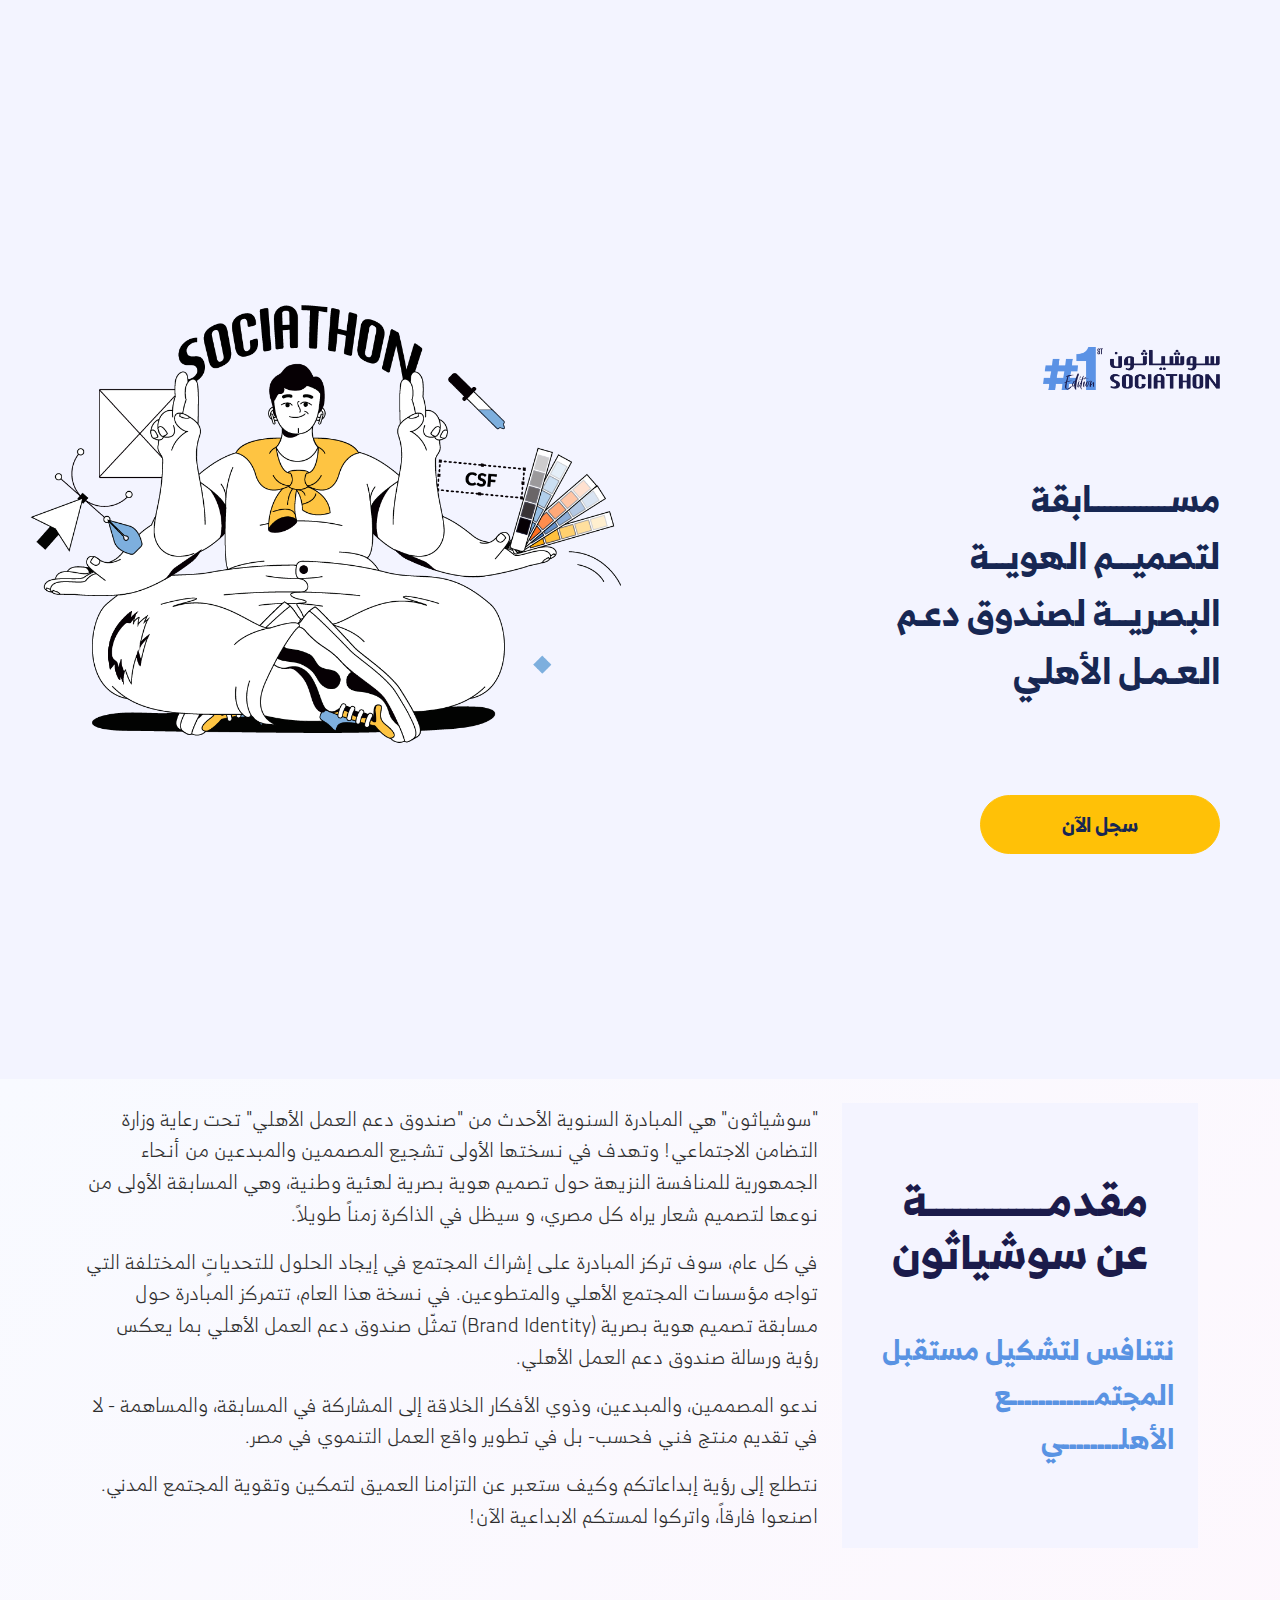
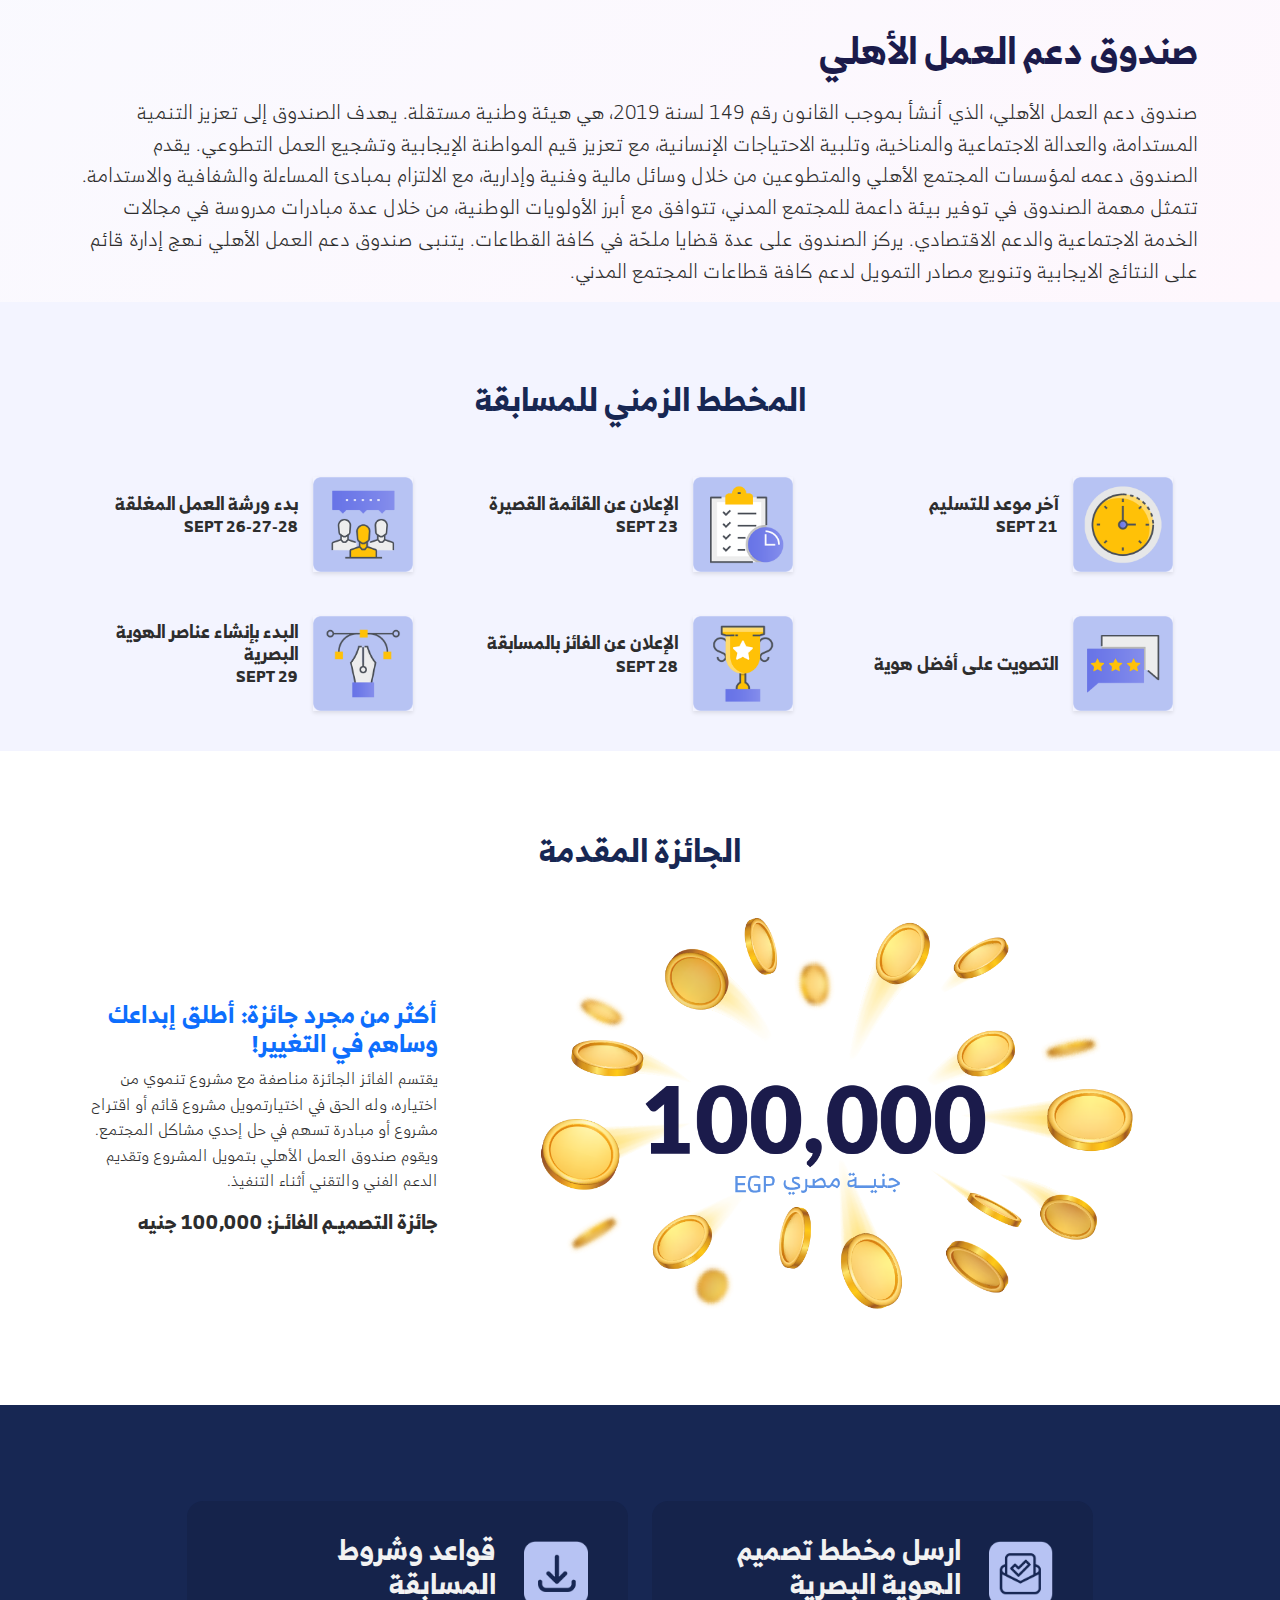
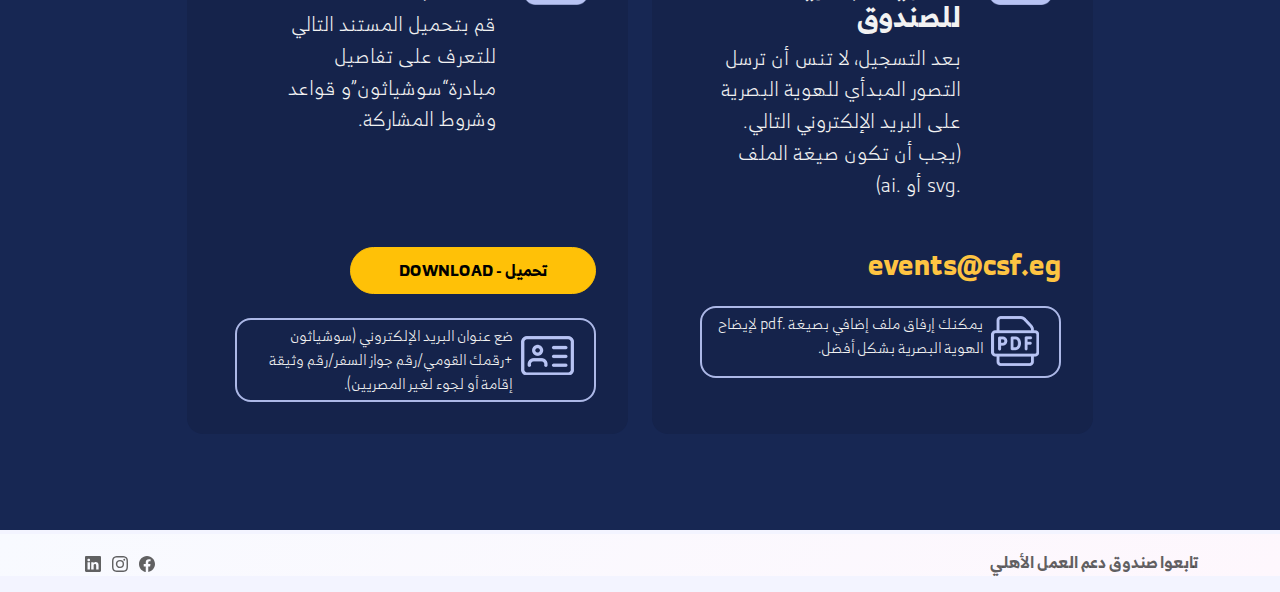
<file: index.html>
<!DOCTYPE html>
<html data-bs-theme="light" lang="en">

<head>
    <meta charset="utf-8">
    <meta name="viewport" content="width=device-width, initial-scale=1.0, shrink-to-fit=no">
    <title>SOCIATHON'24: CSF Visual Identity Contest</title>
    <link rel="canonical" href="https://sociathon.csf.eg/">
    <meta property="og:url" content="https://sociathon.csf.eg/">
    <meta property="og:image" content="https://github.com/AhmedSaidGP7/csf/blob/main/assets/img/1.png">
    <meta property="og:type" content="website">
    <meta name="twitter:title" content="SOCIATHON: Compete, Change, WIN">
    <meta name="twitter:card" content="summary">
    <meta name="description"
        content="introducing “SOCIATHON,” an exciting new initiative from the Civil Society Support Fund. An annual competition that brings our community together to tackle the pressing challenges faced by civil society. This year, we're hosting a Visual Identity Design Competition, supported by the Ministry of Social Solidarity.">
    <meta name="twitter:description"
        content="introducing “SOCIATHON,” an exciting new initiative from the Civil Society Support Fund. An annual competition that brings our community together to tackle the pressing challenges faced by civil society. This year, we're hosting a Visual Identity Design Competition, supported by the Ministry of Social Solidarity.">

    <script type="application/ld+json">
        {
            "@context": "http://schema.org",
            "@type": "WebSite",
            "name": "Sociathon 24",
            "url": "https://sociathon.csf.eg/"
        }
    </script>
    <style>
        @font-face {
            font-family: 'csf-bold';
            src: url('/assets/fonts/alfont_com_riyad-bank-Bold.ttf') format('truetype');

            font-style: normal;
        }

        @font-face {
            font-family: 'csf-normal';
            src: url('/assets/fonts/alfont_com_ArbFONTS-RB-Light.ttf') format('truetype');

            font-style: normal;
        }

        body,
        body * {
            font-family: 'csf-bold', sans-serif;
            scroll-behavior: smooth;


        }

        html {
            scroll-behavior: smooth;
        }

        .timeline-section {
            padding: 30px;
        }

        .timeline-item {
            display: flex;
            align-items: center;
            padding: 10px;
            border-radius: 8px;
        }

        .timeline-item img {
            max-width: 100px;
            margin-left: 15px;
            margin-right: 15px;
            box-shadow: 0 2px 4px rgba(0, 0, 0, 0.1);

        }

        .timeline-item h5 {
            margin: 0;
            font-size: 18px;
        }

        .gold-text {
            color: #FFC107;
            /* Gold color */
        }

        .big-number {
            font-size: 3rem;
            font-weight: bold;
        }

        .blue-text {
            color: #0d6efd;
        }

        .number-circle {
            width: 30px;
            height: 30px;
            border-radius: 50%;
            background-color: #007bff;
            color: white;
            display: flex;
            align-items: center;
            justify-content: center;
            font-weight: bold;
            margin-left: 15px;
        }

        .custom-list {
            list-style-type: none;
            padding-right: 0;
        }

        .custom-list li {
            display: flex;
            align-items: flex-start;
            margin-bottom: 1rem;
        }

        .text-content {
            text-align: left;
        }

        .text-content .date {
            text-align: right;
        }

        [dir="rtl"] .text-content {
            text-align: left;
        }

        [dir="ltr"] .text-content .date {
            text-align: left;
        }

        @media (max-width: 768px) {

            /* sm */
            .custom-margin-top {
                margin: 3rem !important;
            }

            .sociathon-logo {
                position: absolute;
            }

            .m-top {
                margin-top: 1rem;
            }

            .email_icon {
                position: absolute;
                right: 1rem;
            }
        }


        @media (min-width: 768px) {

            /* md */
            .custom-margin {
                margin: 2rem;
            }
        }

        .navbar-brand {
            margin-left: auto;
            /* Push the logo to the right */
        }

        /* Ensure language selector stays on the left */
        .navbar-nav {
            margin-right: auto;
            /* Push the language selector to the left */
        }

        /* Style for consistent alignment */
        .nav-link {
            display: flex;
            align-items: center;
        }

        /* Adjust the dropdown menu positioning if needed */
        .dropdown-menu {
            left: 0;
            /* Ensure dropdown aligns with the button */
        }

        .hidden {
            transform: translateY(-100%);
            transition: transform 0.3s ease-in-out;
            position: fixed;
            top: 0;
            width: 100%;
            z-index: 1000;
            /* Ensure it's above other content */
        }

        /* Show the navbar */
        .visible {
            transform: translateY(0);
        }
    </style>
    <link rel="icon" type="image/png" sizes="3569x3569"
        href="assets/img/Logo%20Sealed%20PNG.png?h=e945572cd7fc30bedd397e85d3e6a5f9">
    <link rel="icon" type="image/png" sizes="3569x3569"
        href="assets/img/Logo%20Sealed%20PNG.png?h=e945572cd7fc30bedd397e85d3e6a5f9"
        media="(prefers-color-scheme: dark)">
    <link rel="icon" type="image/png" sizes="3569x3569"
        href="assets/img/Logo%20Sealed%20PNG.png?h=e945572cd7fc30bedd397e85d3e6a5f9">
    <link rel="icon" type="image/png" sizes="3569x3569"
        href="assets/img/Logo%20Sealed%20PNG.png?h=e945572cd7fc30bedd397e85d3e6a5f9"
        media="(prefers-color-scheme: dark)">
    <link rel="icon" type="image/png" sizes="3569x3569"
        href="assets/img/Logo%20Sealed%20PNG.png?h=e945572cd7fc30bedd397e85d3e6a5f9">
    <link rel="icon" type="image/png" sizes="3569x3569"
        href="assets/img/Logo%20Sealed%20PNG.png?h=e945572cd7fc30bedd397e85d3e6a5f9">
    <link rel="icon" type="image/png" sizes="3569x3569"
        href="assets/img/Logo%20Sealed%20PNG.png?h=e945572cd7fc30bedd397e85d3e6a5f9">

    <link rel="stylesheet" href="assets/bootstrap/css/bootstrap.min.css?h=2ef8dee5f11530c7b88bfc37301e4638">
    <link rel="stylesheet" href="assets/css/bs-theme-overrides.css?h=ef71a55f2ffde56c4064c8e5f44817ca">
    <link rel="stylesheet" href="assets/css/accordion-faq-list.css?h=f47106324583193c7d3c36c0bd40c232">
    <link rel="stylesheet" href="assets/css/Banner-Heading-Image-images.css?h=4f3cfa46e40e236365345fc77963f4b8">
    <link rel="stylesheet" href="assets/css/Countdown-styles.css?h=84d1009a4314849cdb6a20b82fe6fede">
    <link rel="stylesheet" href="assets/css/Countdown.css?h=cc2890393e54669d57d10b751daec953">
    <link rel="stylesheet" href="assets/css/Features-Small-Icons-Color-icons.css?h=befd8a398792e305b7ffd4a176b5b585">
    <link rel="stylesheet" href="assets/css/MAV_LanguageSelectButton.css?h=0e23dcf5981b91bed5191842686ccd9c">
    <link rel="stylesheet" href="">
</head>

<body style=" background-color: #f3f4ff;">
    <!-- Start: Navbar Centered Links -->
    <nav class="navbar navbar-expand-md sticky-top navbar-shrink py-3 hidden" id="mainNav" style="direction: ltr;">
        <div class="container-fluid">
            <!-- Language Selector on the Left -->
            <div class="d-flex  me-auto">
                <ul class="navbar-nav">
                    <li class="nav-item dropdown">
                        <a class="nav-link dropdown-toggle" href="#" id="languageDropdown" role="button"
                            data-bs-toggle="dropdown" aria-expanded="false">
                            <span id="selectedLanguage">Language</span>
                        </a>
                        <ul class="dropdown-menu" aria-labelledby="languageDropdown" style="position: absolute;">
                            <li><a class="dropdown-item" href="#" onclick="changeLanguage('en')">English</a></li>
                            <li><a class="dropdown-item" href="#" onclick="changeLanguage('ar')">العربية</a></li>
                        </ul>
                    </li>
                </ul>
            </div>

            <!-- Logo on the Right -->
            <a class="navbar-brand ms-auto" href="#">
                <img src="assets/img/2.png" alt="Logo" style="max-height: 40px;">
            </a>

        </div>
    </nav>




    <div class="container-fluid mt-5 mb-3" dir="ltr" style=" min-height: 100vh;
    display: flex;
    align-items: center;
    justify-content: center;">
        <div class="row mb-2 position-relative ">
            <div class="col-md-8 col-sm-12 text-start ">
                <!-- Left side with graphics -->
                <div class="position-relative ">
                    <img src="assets/img/1.png" alt="#1st Edition SOCIATHON" class="img-fluid w-100"
                        style="max-width: 75%;">
                </div>
            </div>
            <div class="col-md-4 rtl">
                <!-- Right side with text and button -->
                <div style="margin-right: 3rem;">
                    <img src="assets/img/2.png" alt="#1st Edition SOCIATHON" class="img-fluid mt-sm-5 sociathon-logo"
                        style="max-width: 50%;color:#172753;margin-bottom: 5rem;top: -6rem;right: 1rem;">
                </div>
                <p style="font-size: calc(2rem + 0.3vw); font-weight: bold;color:#172753; margin-right: 3rem ;"
                    data-translate="doc_title">
                    مســـــــــــــابقة
                    <br>
                    لتصميـــم الهويـــة البصريـــة لصندوق دعـم العـمـل الأهلي
                </p>

                <div>
                    <a class="btn btn-warning btn-lg"
                        style="color:#172753;margin-right: 3rem ; width: 15rem; margin-top: 5rem;" role="button"
                        href="#competition-rules" data-translate="register"></a>

                </div>
            </div>
        </div>
    </div>

    <header class="bg-primary-gradient  mt-3 w-100">
        <div class="container mt-5 paragraphs">
            <div class="row mt-3 rtl" style="margin-bottom: 5rem;">
                <div class="col-md-4 col-sm-3 mt-4"> <!-- Sidebar column -->
                    <div class="p-4 d-flex flex-column justify-content-center align-items-center h-100"
                        style="background-color: #f4f4ff;">
                        <h2 class="fw-bold" style="color: #1b1b4b;font-size: calc(2rem + 1vw); margin-bottom: 3rem;"
                            data-translate="introduction">مقدمـــــــــــــــة
                            <br>
                            عن سوشياثون
                        </h2>
                        <p style="color:#5993e3;  font-size: calc(1.5rem + 0.3vw);" data-translate="compare">نتنافس
                            لتشكيل مستقبل
                            <br> المجتمــــــــــــع الأهلــــــــي
                        </p>
                    </div>
                </div>
                <div class="col-md-8 mt-4"> <!-- Main content column -->
                    <p style="font-size: calc(1rem + 0.3vw); font-family: csf-normal;" data-translate="int_1">"سوشياثون"
                        هي المبادرة السنوية الأحدث من "صندوق دعم المجتمع الأهلي،" تحت رعاية وزارة التضامن الاجتماعي!
                        وتهدف في نسختها الأولى تشجيع المصممين والمبدعين من أنحاء الجمهورية للمنافسة النزيهة حول تصميم
                        هوية بصرية لهئية وطنية، وهي المسابقة الأولى من نوعها لتصميم شعار يراه كل مصري، و سيظل في الذاكرة
                        زمناً طويلاً.</p>
                    <p style="font-size: calc(1rem + 0.3vw); font-family: csf-normal;" data-translate="int_2">في كل عام،
                        سوف تركز المبادرة على إشراك المجتمع في إيجاد الحلول للتحدياتٍ المختلفة التي تواجه منظمات المجتمع
                        المدني. في نسخة هذا العام، تتمركز المبادرة حول مسابقة تصميم هوية بصرية (Brand Identity) تمثّل
                        صندوق دعم المجتمع الاهليّ بما يعكس رؤية ورسالة صندوق دعم المجتمع الأهلي.</p>
                    <p style="font-size: calc(1rem + 0.3vw); font-family: csf-normal;" data-translate="int_3">ندعو
                        المصممين، والمبدعين، وذوي الأفكار الخلاقة إلى المشاركة في المسابقة، والمساهمة - لا في تقديم منتج
                        فني فحسب- بل في تطوير واقع العمل التنموي في مصر.</p>

                    <p style="font-size: calc(1rem + 0.3vw); font-family: csf-normal;" data-translate="int_4">نتطلع إلى
                        رؤية إبداعاتكم وكيف ستعبر عن التزامنا العميق لتمكين وتقوية المجتمع المدني. اصنعوا فارقاً،
                        واتركوا لمستكم الابداعية الآن!
                    </p>
                    <!-- Add the rest of the text content here -->
                </div>

            </div>

            <div class="row mb-3 ">
                <div class="col-md-12">
                    <h3 class="fw-bold" style="color: #1b1b4b;font-size: calc(1.5rem + 1vw);" data-translate="int_5">
                        صندوق دعم العمل الأهلي</h3>
                </div>
            </div>
            <div class="row">
                <div class="col-md-12" style="font-size: calc(1rem + 0.3vw); font-family: csf-normal;"
                    data-translate="int_6">
                    صندوق دعم المجتمع الأهلي، الذي أنشأ بموجب القانون رقم 149 لسنة 2019، هي هيئة وطنية مستقلة. يهدف
                    الصندوق إلى تعزيز التنمية المستدامة، والعدالة الاجتماعية والمناخية، وتلبية الاحتياجات الإنسانية، مع
                    تعزيز قيم المواطنة الإيجابية وتشجيع العمل التطوعي. يقدم الصندوق دعمه لمنظمات المجتمع المدني من خلال
                    وسائل مالية وفنية وإدارية، مع الالتزام بمبادئ المساءلة والشفافية والاستدامة.
                </div>
            </div>
            <div class="row">
                <div class="col-md-12">
                    <p style="font-size: calc(1rem + 0.3vw); font-family: csf-normal;" data-translate="int_7">
                        تتمثل مهمة الصندوق في توفير بيئة داعمة للمجتمع المدني، تتوافق مع أبرز الأولويات الوطنية، من خلال
                        عدة مبادرات مدروسة في مجالات الخدمة الاجتماعية والدعم الاقتصادي. يركز الصندوق على عدة قضايا
                        ملحّة في كافة القطاعات. يتنبى صندوق دعم المجتمع الأهلي نهج إدارة قائم على النتائج الايجابية
                        وتنويع مصادر التمويل لدعم كافة قطاعات المجتمع المدني.</p>
                </div>
            </div>
        </div>
    </header>

    <section class="timeline-section mt-5">
        <div class="container">
            <h2 class="text-center mb-5" style="color:#172753;" data-translate="timeline_title"></h2>
            <div class="row g-4">
                <div class="col-md-4">
                    <div class="timeline-item ">
                        <img src="assets/img/Layer 1.png" alt="Icon 3">
                        <div>
                            <h5 style="font-family: csf-bold;" data-translate="timeline_1"></h5>
                            <p class="date" style="font-family: csf-bold;">21 SEPT</p>
                        </div>
                    </div>
                </div>
                <div class="col-md-4">
                    <div class="timeline-item ">
                        <img src="assets/img/Traning schedule.png" alt="Icon 2">
                        <div>
                            <h5 style="font-family: csf-bold;" data-translate="timeline_2"></h5>
                            <p class="date" style="font-family: csf-bold;">23 SEPT</p>
                        </div>
                    </div>
                </div>
                <div class="col-md-4">
                    <div class="timeline-item ">
                        <img src="assets/img/Forum.png" alt="Icon 1">
                        <div>
                            <h5 style="font-family: csf-bold;" data-translate="timeline_3"></h5>
                            <p class="date" style="font-family: csf-bold;">26-27-28 SEPT</p>
                        </div>
                    </div>
                </div>
                <div class="col-md-4">
                    <div class="timeline-item ">
                        <img src="assets/img/Customers reviews.png" alt="Icon 6">
                        <div>
                            <h5 style="font-family: csf-bold;" data-translate="timeline_4"></h5>
                        </div>
                    </div>
                </div>
                <div class="col-md-4">
                    <div class="timeline-item ">
                        <img src="assets/img/Throphy.png" alt="Icon 5">
                        <div>
                            <h5 style="font-family: csf-bold;" data-translate="timeline_5"></h5>
                            <p class="date" style="font-family: csf-bold;">28 SEPT</p>
                        </div>
                    </div>
                </div>
                <div class="col-md-4">
                    <div class="timeline-item ">
                        <img src="assets/img/Vector.png" alt="Icon 4">
                        <div>
                            <h5 style="font-family: csf-bold;" data-translate="timeline_6"></h5>
                            <p class="date" style="font-family: csf-bold;">29 SEPT</p>
                        </div>
                    </div>
                </div>
            </div>

        </div>
    </section>

    <section style="background-color: white;">
        <div class="container" style="padding-top: 5rem; padding-bottom: 5rem; ">
            <h2 class="text-center mb-5" style="color:#172753;" data-translate="prize_title"></h2>

            <div class="row align-items-center">
                <!-- Left side with image -->
                <div class="col-md-8 col-sm-12 text-start text-center" style="
            margin-bottom: 1rem;
        ">
                    <img src="assets/img/5.png" alt="Prize Image" class="w-100 h-100 fit-cover big-image">
                </div>

                <!-- Right side with text -->
                <div class="col-md-4">
                    <h4 class="blue-text" data-translate="participate_title"></h4>
                    <p style="font-family: csf-normal;" data-translate="participate_desc_1"></p>
                    <p style="font-family: csf-normal;" data-translate="participate_desc_2"></p>
                    <h5 class="fw-bold" data-translate="voting_title"></h5>


                </div>
            </div>
        </div>
    </section>
    <section>
        <div class="container-fluid text-light py-5 " style="background-color: #172753;" id="competition-rules">
            <div class="container rounded">
                <div class="container">
                    <div class="row d-flex align-items-stretch">
                        <div class="col-md-5 rounded  order-sm-1 order-md-1">
                            <div class="d-flex align-items-start mt-5 mb-5 rounded content"
                                style="background-color: #15234b;padding: 2rem;">
                                <div class="flex-grow-1 ms-3">
                                    <div class="d-flex gap-1">
                                        <div class="p-2 rounded ms-3">
                                            <img src="assets/img/downloads.png" alt="Submit" width="64" height="64">
                                        </div>
                                        <div>
                                            <h3 class="mb-2" data-translate="visual_identity_title">قواعد وشروط المسابقة
                                            </h3>
                                            <p style="font-size: calc(1rem + 0.3vw); font-family: csf-normal; margin-bottom: 5rem;"
                                                data-translate="visual_identity_body">
                                                قم بتحميل المستند التالي للتعرف على تفاصيل مبادرة“سوشياثون”و قواعد وشروط
                                                المشاركة.
                                            </p>
                                        </div>
                                    </div>

                                    <div style="margin-top: 1.5rem;">
                                        <a class="btn btn-warning px-5 rounded-pill  mb-4 mt-2"
                                            href="https://drive.google.com/file/d/1hteK4lkKI-6LCeGa-ISBvJMaJ1j95KpT/view?usp=sharing"
                                            target="_blank">تحميل - DOWNLOAD</a>
                                    </div>
                                    <div class="container rounded" style="border: 2px solid #acb8e7; ">
                                        <div class="d-flex align-items-start">
                                            <div class="p-2 mt-2 rounded">
                                                <img src="assets/img/id.png" alt="Submit" width="53" height="39">
                                            </div>
                                            <div class="flex-grow-1 mt-1 ">
                                                <p class="mb-1"
                                                    style="font-size: calc(0.7rem + 0.3vw); font-family: csf-normal;"
                                                    data-translate="identity">

                                                </p>
                                            </div>
                                        </div>
                                    </div>
                                </div>

                            </div>
                        </div>
                        <div class="col-md-1"></div>

                        <div class="col-md-5 ">
                            <div class="d-flex align-items-start mt-5 mb-5 content rounded"
                                style="background-color: #15234b;padding: 2rem;">
                                <div class="flex-grow-1 ms-3">
                                    <div class="d-flex gap-1">
                                        <div class="p-2 rounded ms-3">
                                            <img src="assets/img/email.png" alt="Submit" width="64" height="64">
                                        </div>
                                        <div>
                                            <h3 class="mb-2" data-translate="identity_concept">ارسل مخطط تصميم الهوية
                                                البصرية للصندوق</h3>

                                            <p class="mb-5"
                                                style="font-size: calc(1rem + 0.3vw); font-family: csf-normal;"
                                                data-translate="identity_desc">
                                                بعد التسجيل، لا تنس أن ترسل التصور المبدأي للهوية البصرية على البريد
                                                الإلكتروني التالي. (يجب أن تكون صيغة الملف .svg أو .ai)
                                            </p>
                                        </div>
                                    </div>
                                    <h3 class="mb-4" style="color: #fec442; ">events@csf.eg</h3>
                                    <div class="container rounded "
                                        style="border: 2px solid #acb8e7; margin-bottom: 1.5rem;">
                                        <div class="d-flex align-items-start">
                                            <div class="p-2 rounded">
                                                <img src="assets/img/pdf.png" alt="Submit" width="48" height="50">
                                            </div>
                                            <div class="flex-grow-1 mt-1 mb-3">
                                                <p class="mb-0"
                                                    style="font-size: calc(0.7rem + 0.3vw); font-family: csf-normal;"
                                                    data-translate="extra_pdf">
                                                    يمكنك إرفاق ملف إضافي بصيغة .pdf لإيضاح الهوية البصرية بشكل أفضل.
                                                </p>
                                            </div>
                                        </div>
                                    </div>
                                </div>

                            </div>
                        </div>
                    </div>
                </div>
            </div>
        </div>
    </section>
    <footer class="bg-primary-gradient">
        <div class="container mt-1 mb-3">
            <div class="text-muted d-flex justify-content-between align-items-center pt-3">
                <p class="mb-0" data-translate="footer"></p>
                <ul class="list-inline mb-0">
                    <li class="list-inline-item"><a href="https://www.facebook.com/csfegy" target="_blank"><svg
                                xmlns="http://www.w3.org/2000/svg" width="1em" height="1em" fill="currentColor"
                                viewBox="0 0 16 16" class="bi bi-facebook">
                                <path
                                    d="M16 8.049c0-4.446-3.582-8.05-8-8.05C3.58 0-.002 3.603-.002 8.05c0 4.017 2.926 7.347 6.75 7.951v-5.625h-2.03V8.05H6.75V6.275c0-2.017 1.195-3.131 3.022-3.131.876 0 1.791.157 1.791.157v1.98h-1.009c-.993 0-1.303.621-1.303 1.258v1.51h2.218l-.354 2.326H9.25V16c3.824-.604 6.75-3.934 6.75-7.951">
                                </path>
                            </svg></a></li>
                            <li class="list-inline-item"><a href="https://www.instagram.com/csfegy" target="_blank">
                                <svg xmlns="http://www.w3.org/2000/svg" width="16" height="16" fill="currentColor" class="bi bi-instagram" viewBox="0 0 16 16">
                                    <path d="M8 0C5.829 0 5.556.01 4.703.048 3.85.088 3.269.222 2.76.42a3.9 3.9 0 0 0-1.417.923A3.9 3.9 0 0 0 .42 2.76C.222 3.268.087 3.85.048 4.7.01 5.555 0 5.827 0 8.001c0 2.172.01 2.444.048 3.297.04.852.174 1.433.372 1.942.205.526.478.972.923 1.417.444.445.89.719 1.416.923.51.198 1.09.333 1.942.372C5.555 15.99 5.827 16 8 16s2.444-.01 3.298-.048c.851-.04 1.434-.174 1.943-.372a3.9 3.9 0 0 0 1.416-.923c.445-.445.718-.891.923-1.417.197-.509.332-1.09.372-1.942C15.99 10.445 16 10.173 16 8s-.01-2.445-.048-3.299c-.04-.851-.175-1.433-.372-1.941a3.9 3.9 0 0 0-.923-1.417A3.9 3.9 0 0 0 13.24.42c-.51-.198-1.092-.333-1.943-.372C10.443.01 10.172 0 7.998 0zm-.717 1.442h.718c2.136 0 2.389.007 3.232.046.78.035 1.204.166 1.486.275.373.145.64.319.92.599s.453.546.598.92c.11.281.24.705.275 1.485.039.843.047 1.096.047 3.231s-.008 2.389-.047 3.232c-.035.78-.166 1.203-.275 1.485a2.5 2.5 0 0 1-.599.919c-.28.28-.546.453-.92.598-.28.11-.704.24-1.485.276-.843.038-1.096.047-3.232.047s-2.39-.009-3.233-.047c-.78-.036-1.203-.166-1.485-.276a2.5 2.5 0 0 1-.92-.598 2.5 2.5 0 0 1-.6-.92c-.109-.281-.24-.705-.275-1.485-.038-.843-.046-1.096-.046-3.233s.008-2.388.046-3.231c.036-.78.166-1.204.276-1.486.145-.373.319-.64.599-.92s.546-.453.92-.598c.282-.11.705-.24 1.485-.276.738-.034 1.024-.044 2.515-.045zm4.988 1.328a.96.96 0 1 0 0 1.92.96.96 0 0 0 0-1.92m-4.27 1.122a4.109 4.109 0 1 0 0 8.217 4.109 4.109 0 0 0 0-8.217m0 1.441a2.667 2.667 0 1 1 0 5.334 2.667 2.667 0 0 1 0-5.334"/>
                                  </svg></a></li>
                            <li class="list-inline-item"><a href="https://www.linkedin.com/company/csfegypt/" target="_blank">
                                <svg xmlns="http://www.w3.org/2000/svg" width="16" height="16" fill="currentColor" class="bi bi-linkedin" viewBox="0 0 16 16">
                                    <path d="M0 1.146C0 .513.526 0 1.175 0h13.65C15.474 0 16 .513 16 1.146v13.708c0 .633-.526 1.146-1.175 1.146H1.175C.526 16 0 15.487 0 14.854zm4.943 12.248V6.169H2.542v7.225zm-1.2-8.212c.837 0 1.358-.554 1.358-1.248-.015-.709-.52-1.248-1.342-1.248S2.4 3.226 2.4 3.934c0 .694.521 1.248 1.327 1.248zm4.908 8.212V9.359c0-.216.016-.432.08-.586.173-.431.568-.878 1.232-.878.869 0 1.216.662 1.216 1.634v3.865h2.401V9.25c0-2.22-1.184-3.252-2.764-3.252-1.274 0-1.845.7-2.165 1.193v.025h-.016l.016-.025V6.169h-2.4c.03.678 0 7.225 0 7.225z"/>
                                  </svg>
                        </a></li>
                    <li class="list-inline-item"></li>
                </ul>
            </div>
        </div>
    </footer>
    <script src="https://cdn.jsdelivr.net/npm/bootstrap@5.3.3/dist/js/bootstrap.bundle.min.js"></script>
    <script src="assets/js/bold-and-bright.js?h=78569998362133b84a76614652f3624f"></script>
    <script src="assets/js/Countdown-countdown.js?h=aef5ea6eb3ccc059f3a0168c7bd4f581"></script>
    <script src="assets/js/Countdown.js?h=43ce6b367d177becbdb41d47c6a138b6"></script>
    <script async data-id="101460384" src="//static.getclicky.com/js"></script>
    <script src="assets/js/translation.js"></script>
</body>

</html>
</file>
<file: assets/css/bs-theme-overrides.css>
:root, [data-bs-theme=light] {
  --bs-primary: #0078d3;
  --bs-primary-rgb: 0,120,211;
  --bs-primary-text-emphasis: #003054;
  --bs-primary-bg-subtle: #CCE4F6;
  --bs-primary-border-subtle: #99C9ED;
  --bs-secondary: #d4af37;
  --bs-secondary-rgb: 212,175,55;
  --bs-secondary-text-emphasis: #554616;
  --bs-secondary-bg-subtle: #F6EFD7;
  --bs-secondary-border-subtle: #EEDFAF;
  --bs-success: #0078d3;
  --bs-success-rgb: 0,120,211;
  --bs-success-text-emphasis: #003054;
  --bs-success-bg-subtle: #CCE4F6;
  --bs-success-border-subtle: #99C9ED;
  --bs-info: #03913b;
  --bs-info-rgb: 3,145,59;
  --bs-info-text-emphasis: #013A18;
  --bs-info-bg-subtle: #CDE9D8;
  --bs-info-border-subtle: #9AD3B1;
  --bs-light: #f2f2f2;
  --bs-light-rgb: 242,242,242;
  --bs-light-text-emphasis: #616161;
  --bs-light-bg-subtle: #FCFCFC;
  --bs-light-border-subtle: #FAFAFA;
  --bs-body-font-family: Cairo, sans-serif;
  --bs-border-color: #f2f2f2;
}

.btn-primary {
  --bs-btn-color: #fff;
  --bs-btn-bg: #0078d3;
  --bs-btn-border-color: #0078d3;
  --bs-btn-hover-color: #fff;
  --bs-btn-hover-bg: #0066B3;
  --bs-btn-hover-border-color: #0060A9;
  --bs-btn-focus-shadow-rgb: 217,235,248;
  --bs-btn-active-color: #fff;
  --bs-btn-active-bg: #0060A9;
  --bs-btn-active-border-color: #005A9E;
  --bs-btn-disabled-color: #fff;
  --bs-btn-disabled-bg: #0078d3;
  --bs-btn-disabled-border-color: #0078d3;
}

.btn-outline-primary {
  --bs-btn-color: #0078d3;
  --bs-btn-border-color: #0078d3;
  --bs-btn-focus-shadow-rgb: 0,120,211;
  --bs-btn-hover-color: #fff;
  --bs-btn-hover-bg: #0078d3;
  --bs-btn-hover-border-color: #0078d3;
  --bs-btn-active-color: #fff;
  --bs-btn-active-bg: #0078d3;
  --bs-btn-active-border-color: #0078d3;
  --bs-btn-disabled-color: #0078d3;
  --bs-btn-disabled-bg: transparent;
  --bs-btn-disabled-border-color: #0078d3;
}

.btn-secondary {
  --bs-btn-color: #000000;
  --bs-btn-bg: #d4af37;
  --bs-btn-border-color: #d4af37;
  --bs-btn-hover-color: #000000;
  --bs-btn-hover-bg: #DABB55;
  --bs-btn-hover-border-color: #D8B74B;
  --bs-btn-focus-shadow-rgb: 32,26,8;
  --bs-btn-active-color: #000000;
  --bs-btn-active-bg: #DDBF5F;
  --bs-btn-active-border-color: #D8B74B;
  --bs-btn-disabled-color: #000000;
  --bs-btn-disabled-bg: #d4af37;
  --bs-btn-disabled-border-color: #d4af37;
}

.btn-outline-secondary {
  --bs-btn-color: #d4af37;
  --bs-btn-border-color: #d4af37;
  --bs-btn-focus-shadow-rgb: 212,175,55;
  --bs-btn-hover-color: #000000;
  --bs-btn-hover-bg: #d4af37;
  --bs-btn-hover-border-color: #d4af37;
  --bs-btn-active-color: #000000;
  --bs-btn-active-bg: #d4af37;
  --bs-btn-active-border-color: #d4af37;
  --bs-btn-disabled-color: #d4af37;
  --bs-btn-disabled-bg: transparent;
  --bs-btn-disabled-border-color: #d4af37;
}

.btn-success {
  --bs-btn-color: #fff;
  --bs-btn-bg: #0078d3;
  --bs-btn-border-color: #0078d3;
  --bs-btn-hover-color: #fff;
  --bs-btn-hover-bg: #0066B3;
  --bs-btn-hover-border-color: #0060A9;
  --bs-btn-focus-shadow-rgb: 217,235,248;
  --bs-btn-active-color: #fff;
  --bs-btn-active-bg: #0060A9;
  --bs-btn-active-border-color: #005A9E;
  --bs-btn-disabled-color: #fff;
  --bs-btn-disabled-bg: #0078d3;
  --bs-btn-disabled-border-color: #0078d3;
}

.btn-outline-success {
  --bs-btn-color: #0078d3;
  --bs-btn-border-color: #0078d3;
  --bs-btn-focus-shadow-rgb: 0,120,211;
  --bs-btn-hover-color: #fff;
  --bs-btn-hover-bg: #0078d3;
  --bs-btn-hover-border-color: #0078d3;
  --bs-btn-active-color: #fff;
  --bs-btn-active-bg: #0078d3;
  --bs-btn-active-border-color: #0078d3;
  --bs-btn-disabled-color: #0078d3;
  --bs-btn-disabled-bg: transparent;
  --bs-btn-disabled-border-color: #0078d3;
}

.btn-info {
  --bs-btn-color: #000000;
  --bs-btn-bg: #03913b;
  --bs-btn-border-color: #03913b;
  --bs-btn-hover-color: #000000;
  --bs-btn-hover-bg: #29A258;
  --bs-btn-hover-border-color: #1C9C4F;
  --bs-btn-focus-shadow-rgb: 0,22,9;
  --bs-btn-active-color: #000000;
  --bs-btn-active-bg: #35A762;
  --bs-btn-active-border-color: #1C9C4F;
  --bs-btn-disabled-color: #000000;
  --bs-btn-disabled-bg: #03913b;
  --bs-btn-disabled-border-color: #03913b;
}

.btn-outline-info {
  --bs-btn-color: #03913b;
  --bs-btn-border-color: #03913b;
  --bs-btn-focus-shadow-rgb: 3,145,59;
  --bs-btn-hover-color: #000000;
  --bs-btn-hover-bg: #03913b;
  --bs-btn-hover-border-color: #03913b;
  --bs-btn-active-color: #000000;
  --bs-btn-active-bg: #03913b;
  --bs-btn-active-border-color: #03913b;
  --bs-btn-disabled-color: #03913b;
  --bs-btn-disabled-bg: transparent;
  --bs-btn-disabled-border-color: #03913b;
}

.btn-light {
  --bs-btn-color: #000000;
  --bs-btn-bg: #f2f2f2;
  --bs-btn-border-color: #f2f2f2;
  --bs-btn-hover-color: #000000;
  --bs-btn-hover-bg: #CECECE;
  --bs-btn-hover-border-color: #C2C2C2;
  --bs-btn-focus-shadow-rgb: 36,36,36;
  --bs-btn-active-color: #000000;
  --bs-btn-active-bg: #C2C2C2;
  --bs-btn-active-border-color: #B6B6B6;
  --bs-btn-disabled-color: #000000;
  --bs-btn-disabled-bg: #f2f2f2;
  --bs-btn-disabled-border-color: #f2f2f2;
}

.btn-outline-light {
  --bs-btn-color: #f2f2f2;
  --bs-btn-border-color: #f2f2f2;
  --bs-btn-focus-shadow-rgb: 242,242,242;
  --bs-btn-hover-color: #000000;
  --bs-btn-hover-bg: #f2f2f2;
  --bs-btn-hover-border-color: #f2f2f2;
  --bs-btn-active-color: #000000;
  --bs-btn-active-bg: #f2f2f2;
  --bs-btn-active-border-color: #f2f2f2;
  --bs-btn-disabled-color: #f2f2f2;
  --bs-btn-disabled-bg: transparent;
  --bs-btn-disabled-border-color: #f2f2f2;
}
</file>
<file: assets/css/accordion-faq-list.css>
.accordion collapse {
  border: 0;
}

.accordion-button:focus {
  box-shadow: none;
  border: none;
}

.accordion-button:not(.collapsed) {
  background: none;
  color: #ff9800;
  box-shadow: none;
  border-bottom: none;
}

.accordion-button::after {
  width: auto;
  height: auto;
  content: "+";
  font-size: 40px;
  background-image: none;
  font-weight: 100;
  color: #1b6ce5;
  transform: translateY(-4px);
}

.accordion-button:not(.collapsed)::after {
  width: auto;
  height: auto;
  background-image: none;
  content: "-";
  font-size: 48px;
  transform: translate(-5px, -4px);
  transform: rotate(0deg);
}
</file>
<file: assets/css/Banner-Heading-Image-images.css>
.fit-cover {
  object-fit: cover;
}
</file>
<file: assets/css/Countdown-styles.css>
.countdown-section {
  padding: 30px 0 60px;
  background: #2980b9;
  background: -webkit-linear-gradient(to right, #114357, #2980b9);
  background: linear-gradient(to right, #114357, #2980b9);
  color: #ffffff;
  text-align: center;
}

.countdown-header {
  margin: 20px 0 30px;
}

.countdown-header > * {
  margin: 10px 0 0;
}

.big-countdown .number-days, .big-countdown .number-hours, .big-countdown .number-minutes, .big-countdown .number-seconds {
  margin-top: 30px;
  font-size: 60px !important;
  display: block;
  line-height: 1;
}

.big-countdown .txt-countdown {
  font-size: 22px;
  display: block;
  line-height: 1;
}

.boxed-countdown :not(.countdown-header) p {
  display: inline-block;
}

.boxed-countdown .number-days, .boxed-countdown .number-hours, .boxed-countdown .number-minutes, .boxed-countdown .number-seconds {
  padding: 20px 15px;
  min-width: 140px;
  background: rgba(255,255,255,.8);
  color: #000;
  border-radius: 10px 10px 0 0;
  text-shadow: 1px 1px 0 #fff;
}

.boxed-countdown .txt-countdown {
  padding: 10px;
  background: #fff;
  color: #000;
  border-radius: 0 0 10px 10px;
  margin-top: 1px;
}
</file>
<file: assets/css/Countdown.css>
.countdown div {
  text-align: center;
  margin: 10px;
  width: 100px;
  padding: 15px 0;
  background: rgba(255, 255, 255, 0.12);
  border-top: 5px solid var(--bs-primary);
}

.countdown div h3 {
  font-weight: 700;
  font-size: 44px;
  margin-bottom: 15px;
}

.countdown div h4 {
  font-size: 16px;
  font-weight: 600;
}

@media (max-width: 575px) {
  .countdown div {
    width: 70px;
    padding: 10px 0;
    margin: 10px 8px;
  }
}

@media (max-width: 575px) {
  .countdown div h3 {
    font-size: 28px;
    margin-bottom: 10px;
  }
}

@media (max-width: 575px) {
  .countdown div h4 {
    font-size: 14px;
    font-weight: 500;
  }
}
</file>
<file: assets/css/Features-Small-Icons-Color-icons.css>
.bs-icon {
  --bs-icon-size: .75rem;
  display: flex;
  flex-shrink: 0;
  justify-content: center;
  align-items: center;
  font-size: var(--bs-icon-size);
  width: calc(var(--bs-icon-size) * 2);
  height: calc(var(--bs-icon-size) * 2);
  color: var(--bs-primary);
}

.bs-icon-xs {
  --bs-icon-size: 1rem;
  width: calc(var(--bs-icon-size) * 1.5);
  height: calc(var(--bs-icon-size) * 1.5);
}

.bs-icon-sm {
  --bs-icon-size: 1rem;
}

.bs-icon-md {
  --bs-icon-size: 1.5rem;
}

.bs-icon-lg {
  --bs-icon-size: 2rem;
}

.bs-icon-xl {
  --bs-icon-size: 2.5rem;
}

.bs-icon.bs-icon-primary {
  color: var(--bs-white);
  background: var(--bs-primary);
}

.bs-icon.bs-icon-primary-light {
  color: var(--bs-primary);
  background: rgba(var(--bs-primary-rgb), .2);
}

.bs-icon.bs-icon-semi-white {
  color: var(--bs-primary);
  background: rgba(255, 255, 255, .5);
}

.bs-icon.bs-icon-rounded {
  border-radius: .5rem;
}

.bs-icon.bs-icon-circle {
  border-radius: 50%;
}
</file>
<file: assets/css/MAV_LanguageSelectButton.css>
.btn:not(:disabled):not(.disabled) {
}
</file>
